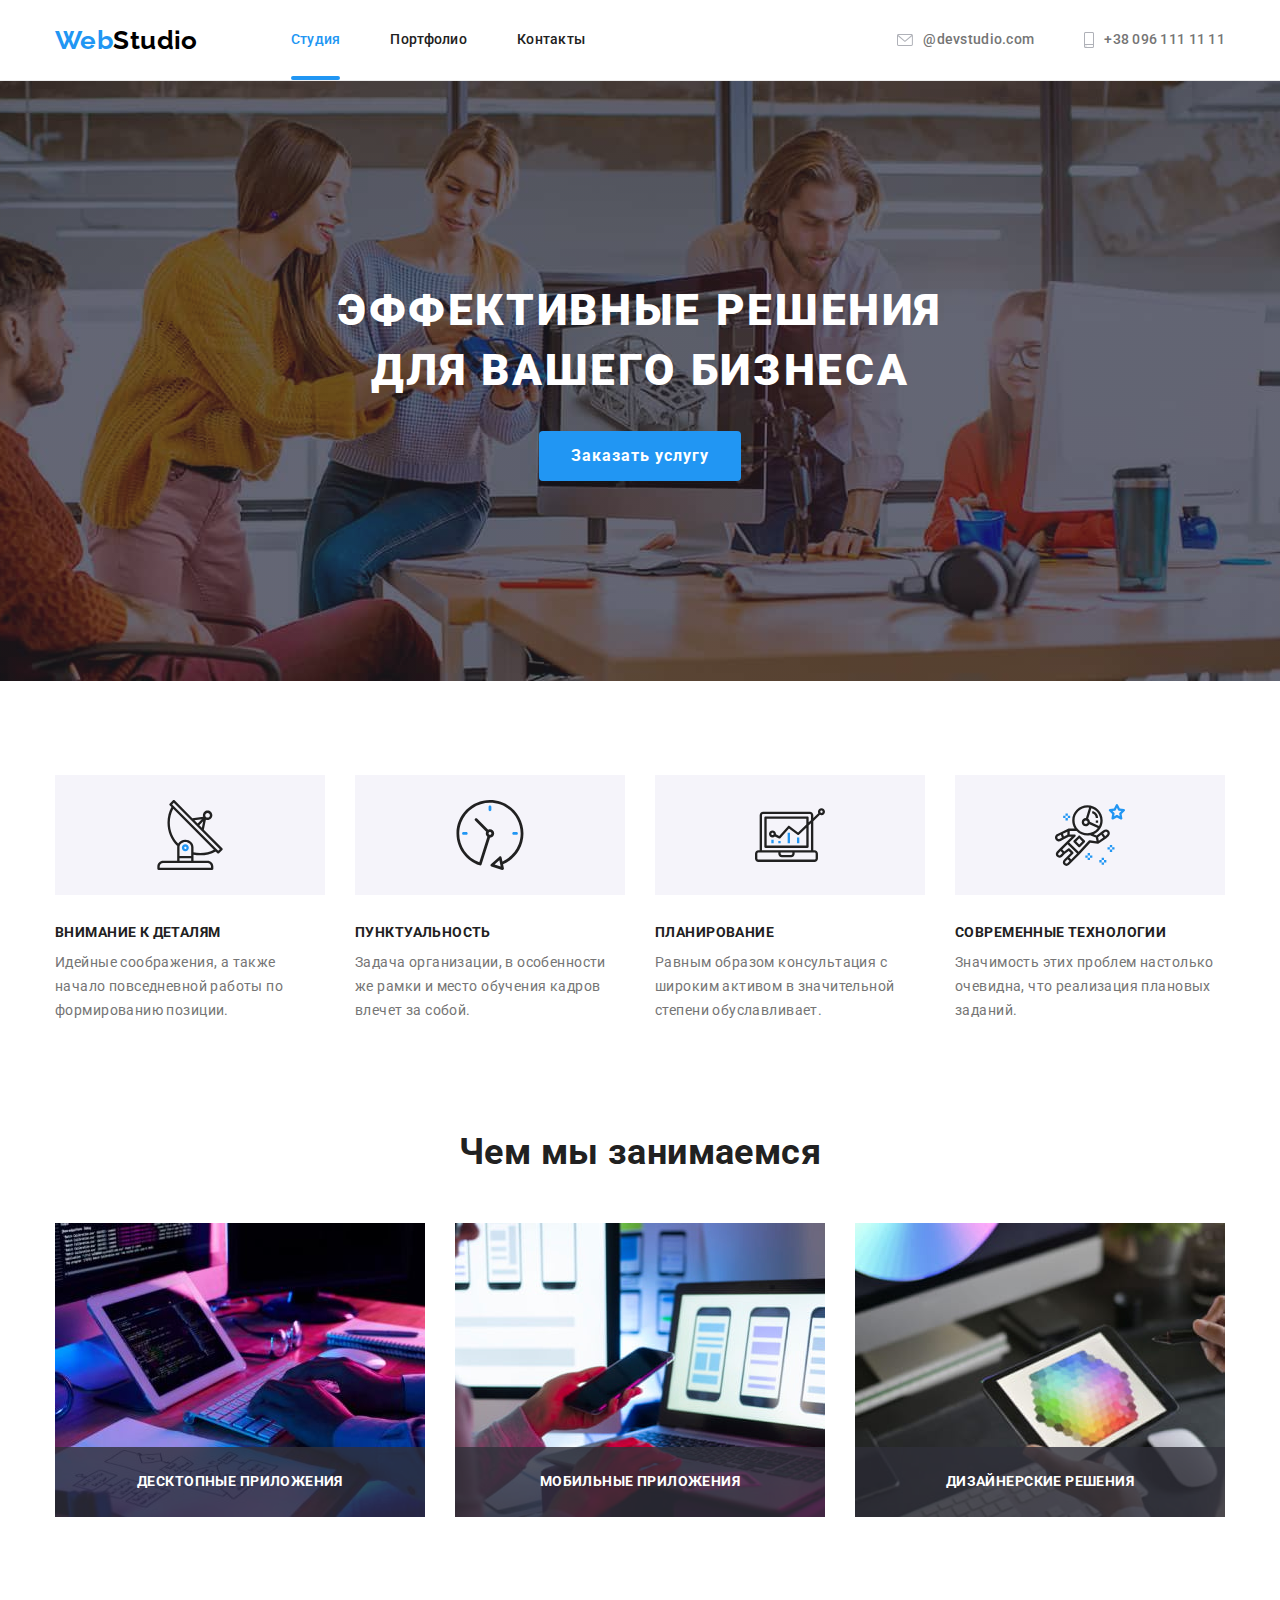
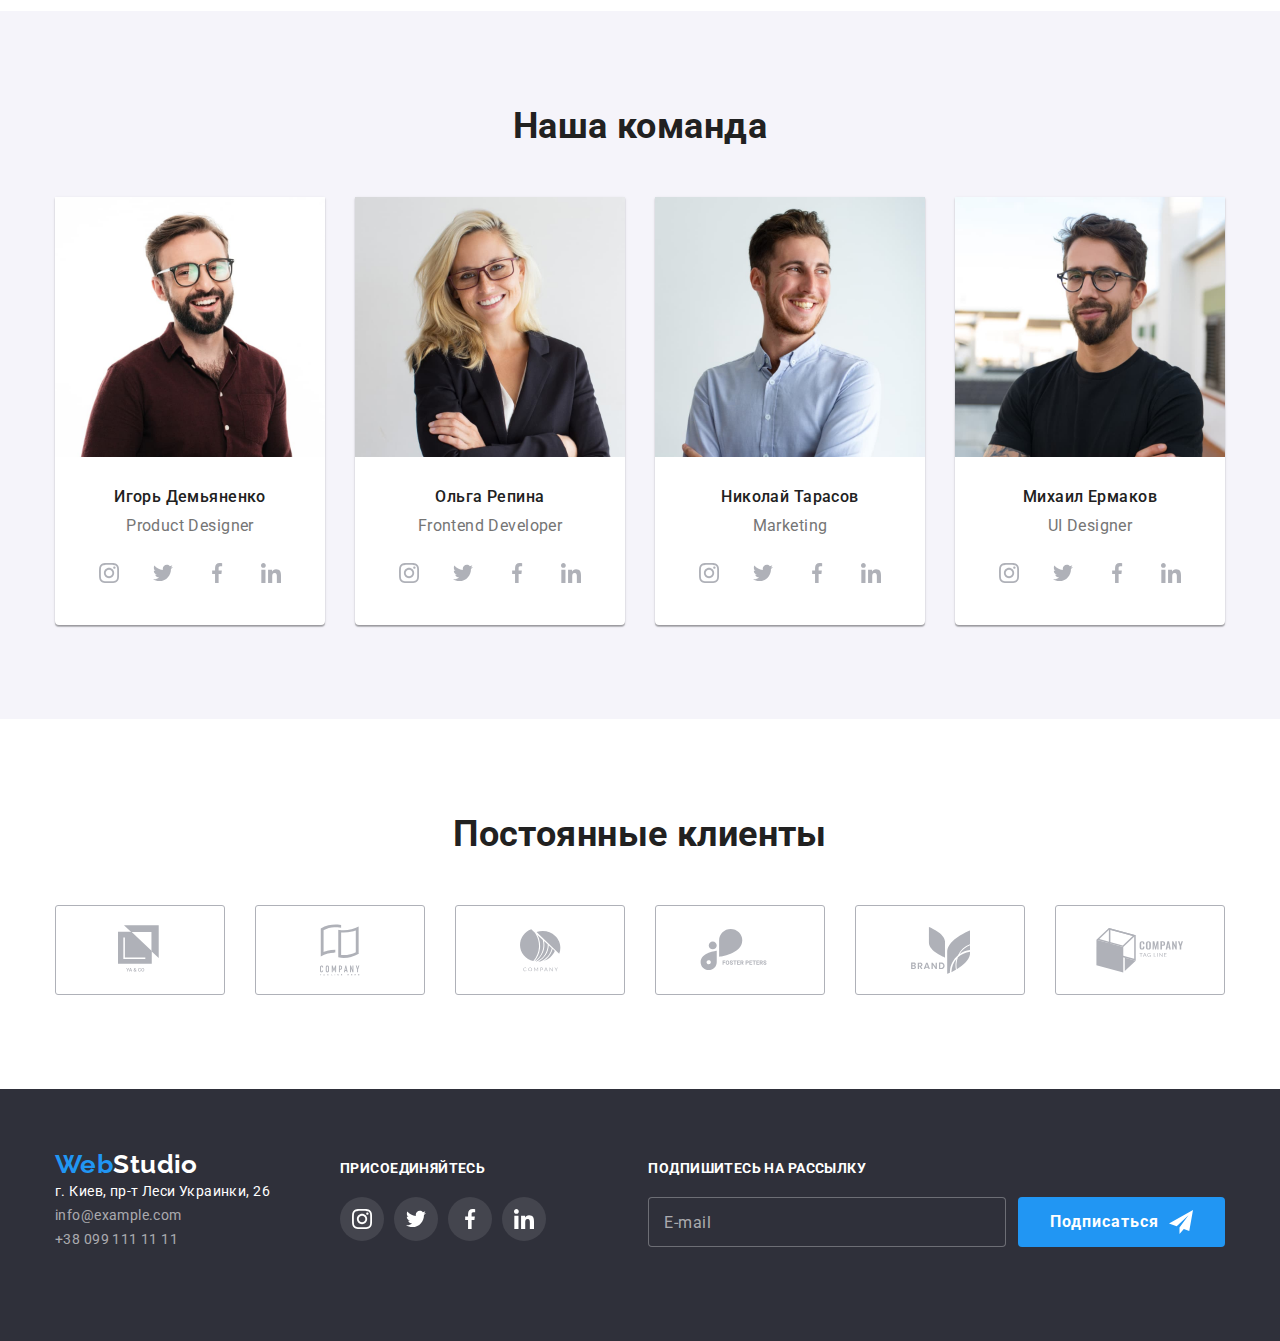
<file: index.html>
<!DOCTYPE html>
<html lang="ru">
  <head>
    <meta charset="UTF-8" />
    <meta http-equiv="X-UA-Compatible" content="IE=edge" />
    <meta name="viewport" content="width=device-width, initial-scale=1.0" />

    <title>Студия</title>
    <link rel="stylesheet" href="https://cdnjs.cloudflare.com/ajax/libs/modern-normalize/1.0.0/modern-normalize.min.css" />
    <link rel="preconnect" href="https://fonts.gstatic.com" />
    <link
      href="https://fonts.googleapis.com/css2?family=Raleway:wght@700&family=Roboto:wght@400;500;700;900&display=swap"
      rel="stylesheet"
    />
    <link rel="stylesheet" href="./css/styles.css" />
  </head>
  <body>
    <header class="page-header">
      <div class="container">
        <a href="./" class="link logo"><span class="logo-color">Web</span>Studio</a>
        <nav class="nav">
          <ul class="list site-nav">
            <li class="nav-item current"><a href="./" class="link nav-link">Студия</a></li>
            <li class="nav-item"><a href="./portfolio.html" class="link nav-link">Портфолио</a></li>
            <li class="nav-item"><a href="" class="link nav-link">Контакты</a></li>
          </ul>
        </nav>
        <ul class="list address">
          <li class="address-item">
            <a href="mailto:info@devstudio.com" class="link address-link">
              <svg class="envelope-icon">
                <use href="./images/icons.svg#icon-envelope"></use>
              </svg>
              <span>@devstudio.com</span>
            </a>
          </li>
          <li class="address-item">
            <a href="tel:+380961111111" class="link address-link">
              <svg class="smartphone-icon">
                <use href="./images/icons.svg#icon-smartphone"></use>
              </svg>
              <span>+38 096 111 11 11</span>
            </a>
          </li>
        </ul>
      </div>
    </header>

    <main>
      <!-- Герой -->
      <section class="hero">
        <div class="overlay">
          <div class="container">
            <div class="hero-content">
              <h1 class="hero-title">Эффективные решения для вашего бизнеса</h1>
              <button type="button" class="btn" data-modal-open>Заказать услугу</button>
            </div>
          </div>
        </div>
      </section>

      <!-- Особенности -->
      <section class="section features">
        <div class="container">
          <h2 class="text-hidden">Особенности</h2>
          <ul class="list grid">
            <li class="features-item grid-item">
              <div class="fiatures-blok-icon">
                <svg class="fiatures-icon" width="70" height="70">
                  <use href="./images/icons.svg#icon-antenna"></use>
                </svg>
              </div>
              <h3 class="features-item-title">Внимание к деталям</h3>
              <p class="features-item-text">Идейные соображения, а также начало повседневной работы по формированию позиции.</p>
            </li>
            <li class="features-item grid-item">
              <div class="fiatures-blok-icon">
                <svg class="fiatures-icon" width="70" height="70">
                  <use href="./images/icons.svg#icon-clock"></use>
                </svg>
              </div>
              <h3 class="features-item-title">Пунктуальность</h3>
              <p class="features-item-text">Задача организации, в особенности же рамки и место обучения кадров влечет за собой.</p>
            </li>
            <li class="features-item grid-item">
              <div class="fiatures-blok-icon">
                <svg class="fiatures-icon" width="70" height="70">
                  <use href="./images/icons.svg#icon-diagram"></use>
                </svg>
              </div>
              <h3 class="features-item-title">Планирование</h3>
              <p class="features-item-text">Равным образом консультация с широким активом в значительной степени обуславливает.</p>
            </li>
            <li class="features-item grid-item">
              <div class="fiatures-blok-icon">
                <svg class="fiatures-icon" width="70" height="70">
                  <use href="./images/icons.svg#icon-astronaut"></use>
                </svg>
              </div>
              <h3 class="features-item-title">Современные технологии</h3>
              <p class="features-item-text">Значимость этих проблем настолько очевидна, что реализация плановых заданий.</p>
            </li>
          </ul>
        </div>
      </section>

      <!-- Деятельность -->
      <section class="section">
        <div class="container">
          <h2 class="title">Чем мы занимаемся</h2>
          <ul class="list grid">
            <li class="operation-item grid-item">
              <div class="operation-blok">
                <img src="./images/about/box1.jpg" class="operation-img" alt="Компьютер." width="370" height="294" />
                <p class="operation-caption">Десктопные приложения</p>
              </div>
            </li>
            <li class="operation-item grid-item">
              <div class="operation-blok">
                <img src="./images/about/box2.jpg" class="operation-img" alt="Смартфон" width="370" height="294" />
                <p class="operation-caption">Мобильные приложения</p>
              </div>
            </li>
            <li class="operation-item grid-item">
              <div class="operation-blok">
                <img src="./images/about/box3.jpg" class="operation-img" alt="Планшет" width="370" height="294" />
                <p class="operation-caption">Дизайнерские решения</p>
              </div>
            </li>
          </ul>
        </div>
      </section>

      <!-- Наша команда -->
      <section class="section team">
        <div class="container">
          <h2 class="title">Наша команда</h2>
          <ul class="list grid">
            <li class="team-item grid-item">
              <img src="./images/photo/img1.jpg" class="team-img" alt="Дизайнер продукта" width="270" height="260" />
              <h3 class="team-name">Игорь Демьяненко</h3>
              <p class="team-text">Product Designer</p>
              <ul class="soc-list list">
                <li class="soc-item">
                  <a href="" class="soc-link">
                    <svg class="soc-icon" width="20" height="20">
                      <use href="./images/icons.svg#icon-instagram"></use>
                    </svg>
                  </a>
                </li>
                <li class="soc-item">
                  <a href="" class="soc-link">
                    <svg class="soc-icon" width="20" height="20">
                      <use href="./images/icons.svg#icon-twitter"></use>
                    </svg>
                  </a>
                </li>
                <li class="soc-item">
                  <a href="" class="soc-link">
                    <svg class="soc-icon" width="20" height="20">
                      <use href="./images/icons.svg#icon-facebook"></use>
                    </svg>
                  </a>
                </li>
                <li class="soc-item">
                  <a href="" class="soc-link">
                    <svg class="soc-icon" width="20" height="20">
                      <use href="./images/icons.svg#icon-linkedin"></use>
                    </svg>
                  </a>
                </li>
              </ul>
            </li>
            <li class="team-item grid-item">
              <img src="./images/photo/img2.jpg" class="team-img" alt="Разработчик" width="270" height="260" />
              <h3 class="team-name">Ольга Репина</h3>
              <p class="team-text">Frontend Developer</p>
              <ul class="soc-list list">
                <li class="soc-item">
                  <a href="" class="soc-link">
                    <svg class="soc-icon" width="20" height="20">
                      <use href="./images/icons.svg#icon-instagram"></use>
                    </svg>
                  </a>
                </li>
                <li class="soc-item">
                  <a href="" class="soc-link">
                    <svg class="soc-icon" width="20" height="20">
                      <use href="./images/icons.svg#icon-twitter"></use>
                    </svg>
                  </a>
                </li>
                <li class="soc-item">
                  <a href="" class="soc-link">
                    <svg class="soc-icon" width="20" height="20">
                      <use href="./images/icons.svg#icon-facebook"></use>
                    </svg>
                  </a>
                </li>
                <li class="soc-item">
                  <a href="" class="soc-link">
                    <svg class="soc-icon" width="20" height="20">
                      <use href="./images/icons.svg#icon-linkedin"></use>
                    </svg>
                  </a>
                </li>
              </ul>
            </li>
            <li class="team-item grid-item">
              <img src="./images/photo/img3.jpg" class="team-img" alt="Маркетолог" width="270" height="260" />
              <h3 class="team-name">Николай Тарасов</h3>
              <p class="team-text">Marketing</p>
              <ul class="soc-list list">
                <li class="soc-item">
                  <a href="" class="soc-link">
                    <svg class="soc-icon" width="20" height="20">
                      <use href="./images/icons.svg#icon-instagram"></use>
                    </svg>
                  </a>
                </li>
                <li class="soc-item">
                  <a href="" class="soc-link">
                    <svg class="soc-icon" width="20" height="20">
                      <use href="./images/icons.svg#icon-twitter"></use>
                    </svg>
                  </a>
                </li>
                <li class="soc-item">
                  <a href="" class="soc-link">
                    <svg class="soc-icon" width="20" height="20">
                      <use href="./images/icons.svg#icon-facebook"></use>
                    </svg>
                  </a>
                </li>
                <li class="soc-item">
                  <a href="" class="soc-link">
                    <svg class="soc-icon" width="20" height="20">
                      <use href="./images/icons.svg#icon-linkedin"></use>
                    </svg>
                  </a>
                </li>
              </ul>
            </li>
            <li class="team-item grid-item">
              <img src="./images/photo/img4.jpg" class="team-img" alt="Конструктор пользовательского интерфейса" width="270" height="260" />
              <h3 class="team-name">Михаил Ермаков</h3>
              <p class="team-text">UI Designer</p>
              <ul class="soc-list list">
                <li class="soc-item">
                  <a href="" class="soc-link">
                    <svg class="soc-icon" width="20" height="20">
                      <use href="./images/icons.svg#icon-instagram"></use>
                    </svg>
                  </a>
                </li>
                <li class="soc-item">
                  <a href="" class="soc-link">
                    <svg class="soc-icon" width="20" height="20">
                      <use href="./images/icons.svg#icon-twitter"></use>
                    </svg>
                  </a>
                </li>
                <li class="soc-item">
                  <a href="" class="soc-link">
                    <svg class="soc-icon" width="20" height="20">
                      <use href="./images/icons.svg#icon-facebook"></use>
                    </svg>
                  </a>
                </li>
                <li class="soc-item">
                  <a href="" class="soc-link">
                    <svg class="soc-icon" width="20" height="20">
                      <use href="./images/icons.svg#icon-linkedin"></use>
                    </svg>
                  </a>
                </li>
              </ul>
            </li>
          </ul>
        </div>
      </section>
    </main>

    <section class="section">
      <div class="container">
        <h2 class="title">Постоянные клиенты</h2>
        <ul class="clients-list list grid">
          <li class="clients-item grid-item">
            <a href="" class="link client-link">
              <svg class="client-icon" width="45" height="50">
                <use href="./images/icons.svg#icon-logo1"></use>
              </svg>
            </a>
          </li>
          <li class="clients-item grid-item">
            <a href="" class="link client-link">
              <svg class="client-icon" width="40" height="52">
                <use href="./images/icons.svg#icon-logo2"></use>
              </svg>
            </a>
          </li>
          <li class="clients-item grid-item">
            <a href="" class="link client-link">
              <svg class="client-icon" width="41" height="43">
                <use href="./images/icons.svg#icon-logo3"></use>
              </svg>
            </a>
          </li>
          <li class="clients-item grid-item">
            <a href="" class="link client-link">
              <svg class="client-icon" width="80" height="42">
                <use href="./images/icons.svg#icon-logo4"></use>
              </svg>
            </a>
          </li>
          <li class="clients-item grid-item">
            <a href="" class="link client-link">
              <svg class="client-icon" width="59" height="47">
                <use href="./images/icons.svg#icon-logo5"></use>
              </svg>
            </a>
          </li>
          <li class="clients-item grid-item">
            <a href="" class="link client-link">
              <svg class="client-icon" width="88" height="45">
                <use href="./images/icons.svg#icon-logo6"></use>
              </svg>
            </a>
          </li>
        </ul>
      </div>
    </section>

    <footer class="page-footer">
      <div class="container">
        <div class="requisites">
          <a href="./" class="link logo"><span class="logo-color">Web</span>Studio</a>
          <address>
            <ul class="list">
              <li>
                <a href="https://goo.gl/maps/fyFfX9XR5Mxzys699" class="link contacts-adr" target="_blank" rel="noreferrer noopener"
                  >г. Киев, пр-т Леси Украинки, 26
                </a>
              </li>
              <li><a href="mailto:info@example.com" class="link contacts-link">info@example.com</a></li>
              <li><a href="tel:+380991111111" class="link contacts-link">+38 099 111 11 11</a></li>
            </ul>
          </address>
        </div>

        <div class="social">
          <p class="footer-title">присоединяйтесь</p>
          <ul class="social-list list">
            <li class="social-item">
              <a href="" class="soc-net-link">
                <svg class="soc-net" width="20" height="20">
                  <use href="./images/icons.svg#icon-instagram"></use>
                </svg>
              </a>
            </li>
            <li class="social-item">
              <a href="" class="soc-net-link">
                <svg class="soc-net" width="20" height="20">
                  <use href="./images/icons.svg#icon-twitter"></use>
                </svg>
              </a>
            </li>
            <li class="social-item">
              <a href="" class="soc-net-link">
                <svg class="soc-net" width="20" height="20">
                  <use href="./images/icons.svg#icon-facebook"></use>
                </svg>
              </a>
            </li>
            <li class="social-item">
              <a href="" class="soc-net-link">
                <svg class="soc-net" width="20" height="20">
                  <use href="./images/icons.svg#icon-linkedin"></use>
                </svg>
              </a>
            </li>
          </ul>
        </div>

        <div class="mailing">
          <p class="footer-title">Подпишитесь на рассылку</p>
          <form class="mailing-form">
            <input type="email" class="filed-mail" name="mailing_mail" placeholder="E-mail" required />
            <button type="submit" class="btn">
              <span>Подписаться</span>
              <svg class="send-icon" width="24" height="24">
                <use href="./images/icons.svg#icon-send"></use>
              </svg>
            </button>
          </form>
        </div>
      </div>
    </footer>

    <!-- modal window -->
    <div class="backdrop is-hidden" data-modal>
      <div class="order-modal">
        <button type="button" class="close-btn" data-modal-close>
          <svg class="close-icon" width="18" height="18">
            <use href="./images/icons.svg#icon-close"></use>
          </svg>
        </button>
        <form class="user-data-form">
          <p class="user-data-title">Оставьте свои данные, мы вам перезвоним</p>
          <div class="form-filed">
            <label for="user_name" class="label-name">Имя</label>
            <input type="text" id="user_name" name="user_name" />
            <svg class="field-icon" width="18" height="18">
              <use href="./images/icons.svg#icon-person"></use>
            </svg>
          </div>

          <div class="form-filed">
            <label for="user_tel" class="label-tel">Телефон</label>
            <input type="tel" id="user_tel" name="user_tel" required />
            <svg class="field-icon" width="18" height="18">
              <use href="./images/icons.svg#icon-phone"></use>
            </svg>
          </div>

          <div class="form-filed">
            <label for="user_mail" class="label-mail">Почта</label>
            <input type="email" id="user_mail" name="user_mail" />
            <svg class="field-icon" width="18" height="18">
              <use href="./images/icons.svg#icon-email"></use>
            </svg>
          </div>

          <div class="form-filed">
            <label for="comment" class="label-comment">Комментарий</label>
            <textarea class="filed-comment" name="comment" placeholder="Введите текст" id="comment" cols="" rows="5"></textarea>
          </div>

          <div class="form-check">
            <label class="label-pact">
              <input type="checkbox" class="field-pact" name="pact" id="pact" />
              <span class="check-icon"></span>
              Соглашаюсь с рассылкой и принимаю <a href="javascript:void(0)" class="accord">Условия договора</a>
            </label>
          </div>

          <button type="submit" class="btn">Отправить</button>
        </form>
      </div>
    </div>

    <script src="./js/modal.js"></script>
    <script src="./js/submit-user-data.js"></script>
  </body>
</html>
</file>
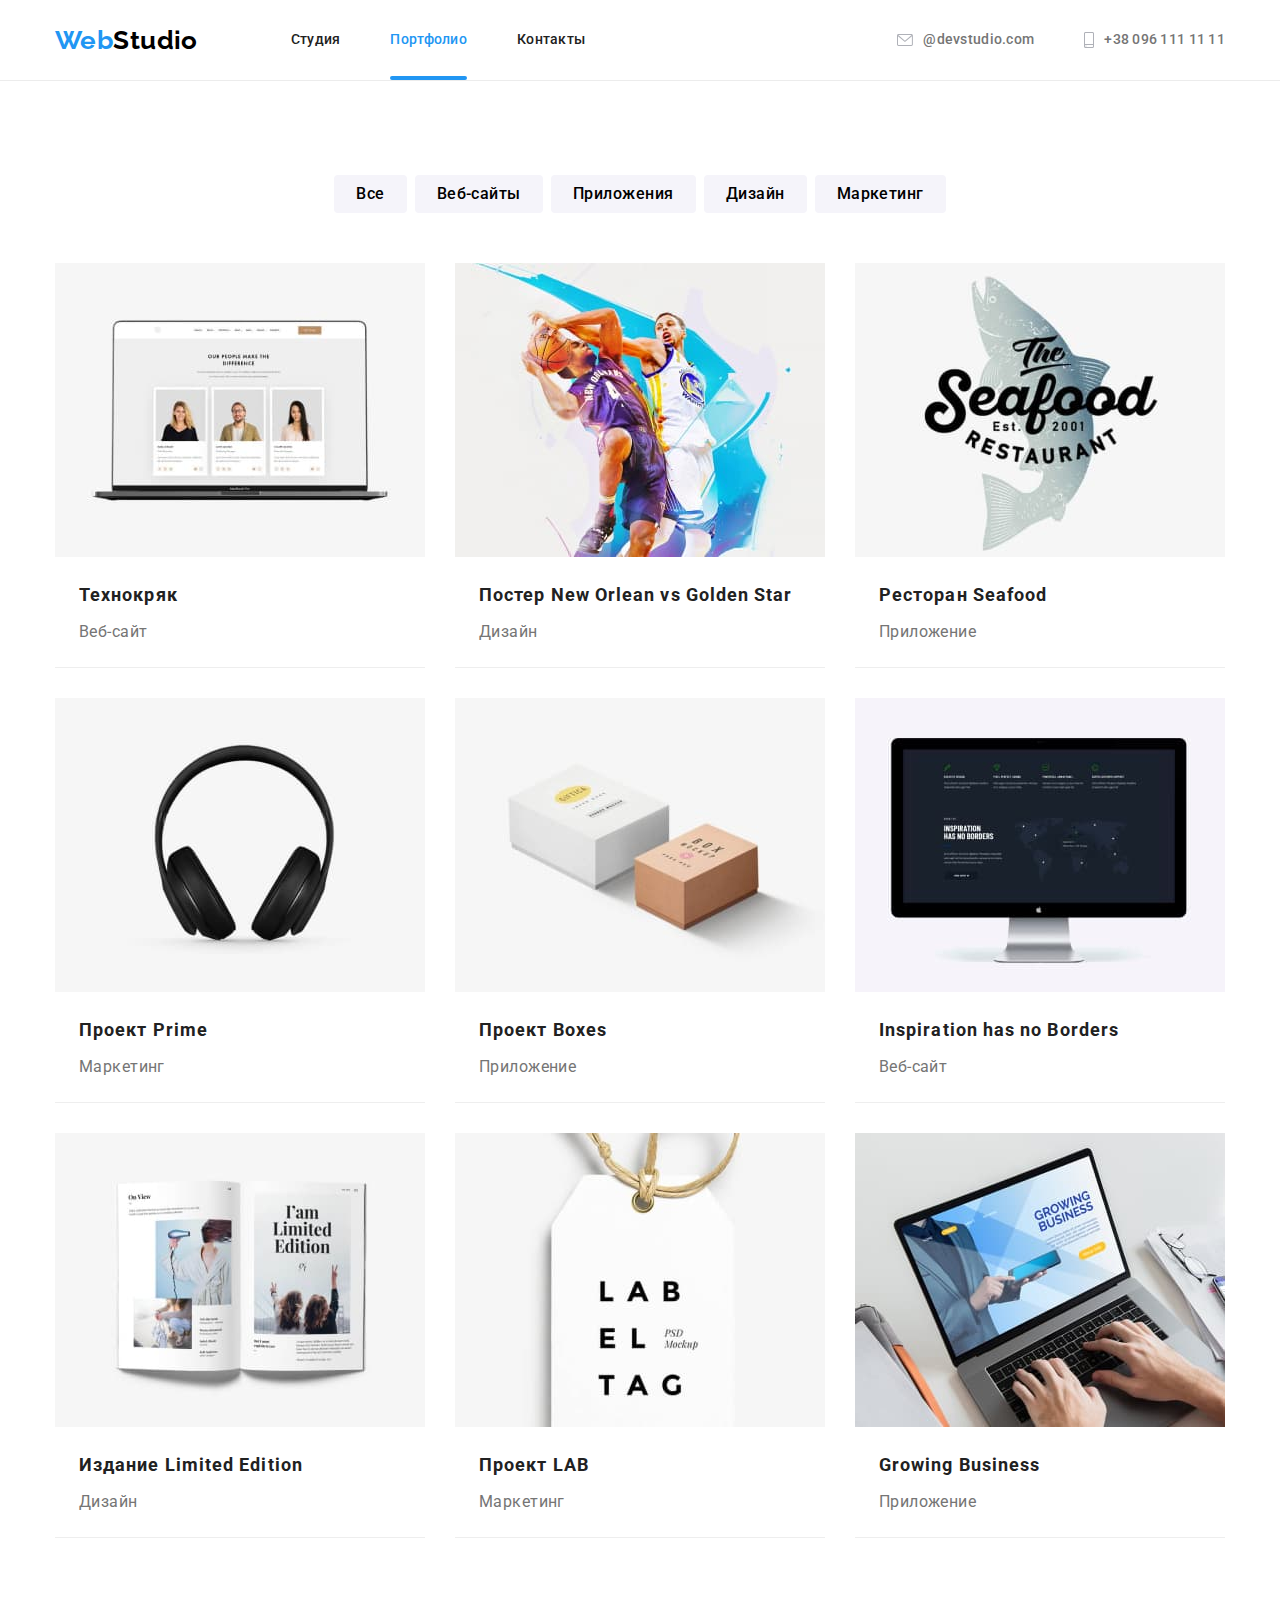
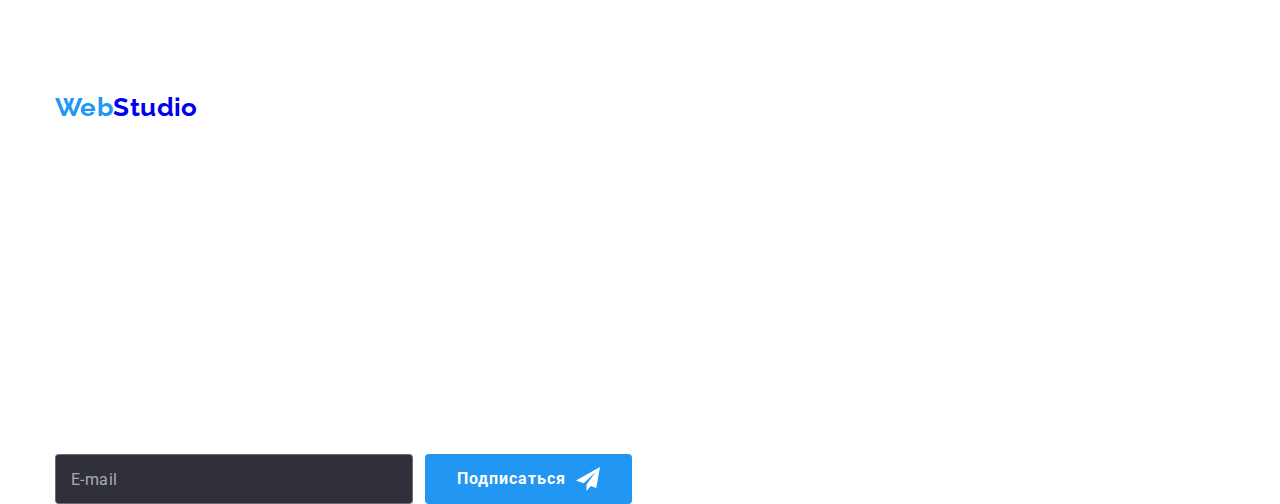
<file: portfolio.html>
<!DOCTYPE html>
<html lang="ru">
  <head>
    <meta charset="UTF-8" />
    <meta http-equiv="X-UA-Compatible" content="IE=edge" />
    <meta name="viewport" content="width=device-width, initial-scale=1.0" />
    <title>Портфолио</title>
    <link rel="stylesheet" href="https://cdnjs.cloudflare.com/ajax/libs/modern-normalize/1.0.0/modern-normalize.min.css" />
    <link rel="preconnect" href="https://fonts.gstatic.com" />
    <link
      href="https://fonts.googleapis.com/css2?family=Raleway:wght@700&family=Roboto:wght@400;500;700;900&display=swap"
      rel="stylesheet"
    />
    <link rel="stylesheet" href="./css/styles.css" />
  </head>
  <body>
    <header class="page-header">
      <div class="container">
        <a href="./" class="link logo"><span class="logo-color">Web</span>Studio</a>
        <nav class="nav">
          <ul class="list site-nav">
            <li class="nav-item"><a href="./" class="link nav-link">Студия</a></li>
            <li class="nav-item current"><a href="./portfolio.html" class="link nav-link">Портфолио</a></li>
            <li class="nav-item"><a href="" class="link nav-link">Контакты</a></li>
          </ul>
        </nav>
        <ul class="list address">
          <li class="address-item">
            <a href="mailto:info@devstudio.com" class="link address-link">
              <svg class="envelope-icon">
                <use href="./images/icons.svg#icon-envelope"></use>
              </svg>
              <span>@devstudio.com</span>
            </a>
          </li>
          <li class="address-item">
            <a href="tel:+380961111111" class="link address-link">
              <svg class="smartphone-icon">
                <use href="./images/icons.svg#icon-smartphone"></use>
              </svg>
              <span>+38 096 111 11 11</span>
            </a>
          </li>
        </ul>
      </div>
    </header>

    <main>
      <section class="section projects">
        <div class="container">
          <h1 class="text-hidden">Проекты</h1>
          <ul class="list buttons-block">
            <li class="buttons-item"><button type="button" class="buttons current-btn">Все</button></li>
            <li class="buttons-item"><button type="button" class="buttons">Веб-сайты</button></li>
            <li class="buttons-item"><button type="button" class="buttons">Приложения</button></li>
            <li class="buttons-item"><button type="button" class="buttons">Дизайн</button></li>
            <li class="buttons-item"><button type="button" class="buttons">Маркетинг</button></li>
          </ul>
          <ul class="list projects-list grid">
            <li class="project-item grid-item">
              <a href="" class="project-link link show-overlay">
                <div class="project-face">
                  <img src="./images/projects/img1.jpg" alt="оформление проекта" class="project-img" width="370" height="294" />
                  <p class="project-overlay">
                    Технокряк это современная площадка распространения коронавируса. Компании используют эту платформу для цифрового
                    шпионажа и атак на защищённые сервера конкурентов.
                  </p>
                </div>
                <div class="project-text">
                  <h2 class="project-name">Технокряк</h2>
                  <p class="project-caption">Веб-сайт</p>
                </div>
              </a>
            </li>
            <li class="project-item grid-item">
              <a href="" class="project-link link show-overlay">
                <div class="project-face">
                  <img src="./images/projects/img2.jpg" alt="оформление проекта" class="project-img" width="370" height="294" />
                  <p class="project-overlay">
                    Технокряк это современная площадка распространения коронавируса. Компании используют эту платформу для цифрового
                    шпионажа и атак на защищённые сервера конкурентов.
                  </p>
                </div>
                <div class="project-text">
                  <h2 class="project-name">Постер New Orlean vs Golden Star</h2>
                  <p class="project-caption">Дизайн</p>
                </div>
              </a>
            </li>
            <li class="project-item grid-item">
              <a href="" class="project-link link show-overlay">
                <div class="project-face">
                  <img src="./images/projects/img3.jpg" alt="оформление проекта" class="project-img" width="370" height="294" />
                  <p class="project-overlay">
                    Технокряк это современная площадка распространения коронавируса. Компании используют эту платформу для цифрового
                    шпионажа и атак на защищённые сервера конкурентов.
                  </p>
                </div>
                <div class="project-text">
                  <h2 class="project-name">Ресторан Seafood</h2>
                  <p class="project-caption">Приложение</p>
                </div>
              </a>
            </li>
            <li class="project-item grid-item">
              <a href="" class="project-link link show-overlay">
                <div class="project-face">
                  <img src="./images/projects/img4.jpg" alt="оформление проекта" class="project-img" width="370" height="294" />
                  <p class="project-overlay">
                    Технокряк это современная площадка распространения коронавируса. Компании используют эту платформу для цифрового
                    шпионажа и атак на защищённые сервера конкурентов.
                  </p>
                </div>
                <div class="project-text">
                  <h2 class="project-name">Проект Prime</h2>
                  <p class="project-caption">Маркетинг</p>
                </div>
              </a>
            </li>
            <li class="project-item grid-item">
              <a href="" class="project-link link show-overlay">
                <div class="project-face">
                  <img src="./images/projects/img5.jpg" alt="оформление проекта" class="project-img" width="370" height="294" />
                  <p class="project-overlay">
                    Технокряк это современная площадка распространения коронавируса. Компании используют эту платформу для цифрового
                    шпионажа и атак на защищённые сервера конкурентов.
                  </p>
                </div>
                <div class="project-text">
                  <h2 class="project-name">Проект Boxes</h2>
                  <p class="project-caption">Приложение</p>
                </div>
              </a>
            </li>
            <li class="project-item grid-item">
              <a href="" class="project-link link show-overlay">
                <div class="project-face">
                  <img src="./images/projects/img6.jpg" alt="оформление проекта" class="project-img" width="370" height="294" />
                  <p class="project-overlay">
                    Технокряк это современная площадка распространения коронавируса. Компании используют эту платформу для цифрового
                    шпионажа и атак на защищённые сервера конкурентов.
                  </p>
                </div>
                <div class="project-text">
                  <h2 class="project-name">Inspiration has no Borders</h2>
                  <p class="project-caption">Веб-сайт</p>
                </div>
              </a>
            </li>
            <li class="project-item grid-item">
              <a href="" class="project-link link show-overlay">
                <div class="project-face">
                  <img src="./images/projects/img7.jpg" alt="оформление проекта" class="project-img" width="370" height="294" />
                  <p class="project-overlay">
                    Технокряк это современная площадка распространения коронавируса. Компании используют эту платформу для цифрового
                    шпионажа и атак на защищённые сервера конкурентов.
                  </p>
                </div>
                <div class="project-text">
                  <h2 class="project-name">Издание Limited Edition</h2>
                  <p class="project-caption">Дизайн</p>
                </div>
              </a>
            </li>
            <li class="project-item grid-item">
              <a href="" class="project-link link show-overlay">
                <div class="project-face">
                  <img src="./images/projects/img8.jpg" alt="оформление проекта" class="project-img" width="370" height="294" />
                  <p class="project-overlay">
                    Технокряк это современная площадка распространения коронавируса. Компании используют эту платформу для цифрового
                    шпионажа и атак на защищённые сервера конкурентов.
                  </p>
                </div>
                <div class="project-text">
                  <h2 class="project-name">Проект LAB</h2>
                  <p class="project-caption">Маркетинг</p>
                </div>
              </a>
            </li>
            <li class="project-item grid-item">
              <a href="" class="project-link link show-overlay">
                <div class="project-face">
                  <img src="./images/projects/img9.jpg" alt="оформление проекта" class="project-img" width="370" height="294" />
                  <p class="project-overlay">
                    Технокряк это современная площадка распространения коронавируса. Компании используют эту платформу для цифрового
                    шпионажа и атак на защищённые сервера конкурентов.
                  </p>
                </div>
                <div class="project-text">
                  <h2 class="project-name">Growing Business</h2>
                  <p class="project-caption">Приложение</p>
                </div>
              </a>
            </li>
          </ul>
        </div>
      </section>
    </main>

    <footer class="footer">
      <div class="container">
        <div class="requisites">
          <a href="./" class="link logo"><span class="logo-color">Web</span>Studio</a>
          <address>
            <ul class="list">
              <li>
                <a href="https://goo.gl/maps/fyFfX9XR5Mxzys699" class="link contacts-adr" target="_blank" rel="noreferrer noopener"
                  >г. Киев, пр-т Леси Украинки, 26
                </a>
              </li>
              <li><a href="mailto:info@example.com" class="link contacts-link">info@example.com</a></li>
              <li><a href="tel:+380991111111" class="link contacts-link">+38 099 111 11 11</a></li>
            </ul>
          </address>
        </div>

        <div class="social">
          <p class="footer-title">присоединяйтесь</p>
          <ul class="social-list list">
            <li class="social-item">
              <a href="" class="soc-net-link">
                <svg class="soc-net" width="20" height="20">
                  <use href="./images/icons.svg#icon-instagram"></use>
                </svg>
              </a>
            </li>
            <li class="social-item">
              <a href="" class="soc-net-link">
                <svg class="soc-net" width="20" height="20">
                  <use href="./images/icons.svg#icon-twitter"></use>
                </svg>
              </a>
            </li>
            <li class="social-item">
              <a href="" class="soc-net-link">
                <svg class="soc-net" width="20" height="20">
                  <use href="./images/icons.svg#icon-facebook"></use>
                </svg>
              </a>
            </li>
            <li class="social-item">
              <a href="" class="soc-net-link">
                <svg class="soc-net" width="20" height="20">
                  <use href="./images/icons.svg#icon-linkedin"></use>
                </svg>
              </a>
            </li>
          </ul>
        </div>

        <div class="mailing">
          <p class="footer-title">Подпишитесь на рассылку</p>
          <form class="mailing-form">
            <input type="email" class="filed-mail" name="mailing_mail" placeholder="E-mail" required />
            <button type="submit" class="btn">
              <span>Подписаться</span>
              <svg class="send-icon" width="24" height="24">
                <use href="./images/icons.svg#icon-send"></use>
              </svg>
            </button>
          </form>
        </div>
      </div>
    </footer>
  </body>
</html>
</file>
<file: css/styles.css>
/* global --------------------------------------------------*/
:root {
  --basic-text: #212121;
  --secondary-text: #757575;
  --accent: #2196f3;
  --accent-hover: #188ce8;
  --bgc: #f5f4fa;
  --bgc-dark: #2f303a;
  --icon-color: #afb1b8; 
  --img-overlay: rgba(47, 48, 58, 0.4);
  --half-tone: rgba(255, 255, 255, 0.6);
  --shadow: rgba(0, 0, 0, 0.15);

  --grid-item: 1;
  --timing-function: cubic-bezier(0.4, 0, 0.2, 1);
}

h1,
h2,
h3,
h4,
h5,
h6,
p {
  margin-top: 0;
}

img {
  display: block;
  max-width: 100%;
  height: auto;
}

body {
  font-family: Roboto, sans-serif;
  font-size: 14px;
  background-color: white;
  color: var(--basic-text);
  letter-spacing: 0.03em;
}

textarea {
  resize: none;
}

.logo {
  font-family: Raleway;
  font-weight: 700;
  font-size: 26px;
  line-height: 1.19;
}

.logo-color {
  color: var(--accent);
}

.link {
  font-style: normal;
  text-decoration: none;
}

.list {
  list-style: none;
  margin: 0;
  padding: 0;
}

.container {
  width: 1200px;
  padding: 0 15px;
  margin: 0 auto;
}

.section {
  padding: 94px 0;
}

.title {
  font-weight: 700;
  font-size: 36px;
  line-height: 1.17;
  text-align: center;
  margin-bottom: 50px;
}

.text-hidden {
  position: absolute !important;
  clip: rect(1px 1px 1px 1px);
  clip: rect(1px, 1px, 1px, 1px);
  padding: 0 !important;
  border: 0 !important;
  height: 1px !important;
  width: 1px !important;
  overflow: hidden;
}

.grid {
  display: flex;
  flex-wrap: wrap;
  margin-left: -30px;
  margin-top: -30px;
}

.grid-item {
  flex-basis: calc((100% - 30px * var(--grid-item)) / var(--grid-item));
  margin-left: 30px;
  margin-top: 30px;
}


/* global-header ------------------------------------------*/
.page-header {
  display: flex;
  border-bottom: 1px solid #ececec;
}

.nav {
}

.page-header .container {
  display: flex;
  justify-content: flex-start;
  align-items: center;
}

.page-header .logo {
  color: black;
}

.site-nav {
  display: flex;
  align-items: center;
  margin-left: 93px;
  height: 80px;
}

.nav-link {
  display: block;
  padding-top: 7px;
  padding-bottom: 7px;
  font-weight: 500;
  line-height: 1.14;
  letter-spacing: 0.02em;
  color: inherit;

  transition-property: color;
  transition-duration: 250ms;
  transition-timing-function: var(--timing-function);
}

.nav-link:hover,
.nav-link:focus {
  color: var(--accent);
}

.site-nav .nav-item:not(:last-child) {
  margin-right: 50px;
}

.current {
  display: flex;
  flex-direction: column;
  justify-content: center;
  position: relative;
  color: var(--accent);
  height: 100%; */
}

.current::after {
  content: '';
  position: absolute;
  bottom: 0;
  height: 4px;
  width: 100%;
  border: solid 2px var(--accent);
  border-radius: 2px;
}

.address {
  display: flex;
  margin-left: auto;
}

.address-item:not(:last-child) {
  margin-right: 50px;
}

.address-link {
  display: flex;
  align-items: center;
  padding-top: 7px;
  padding-bottom: 7px;
  color: var(--secondary-text);
  font-weight: 500;
  line-height: 1.14;
  letter-spacing: 0.02em;

  transition-property: color;
  transition-duration: 250ms;
  transition-timing-function: var(--timing-function);
}

.address-link:hover,
.address-link:focus {
  color: var(--accent);
}

.address-link:hover .envelope-icon,
.address-link:hover .smartphone-icon,
.address-link:focus .envelope-icon,
.address-link:focus .smartphone-icon {
  fill: var(--accent-hover);
}

.envelope-icon {
  width: 16px;
  height: 12px;
  margin-right: 10px;
  fill: var(--icon-color);

  transition-property: fill;
  transition-duration: 250ms;
  transition-timing-function: var(--timing-function);
}

.smartphone-icon {
  width: 10px;
  height: 16px;
  margin-right: 10px;
  fill: var(--icon-color);

  transition-property: fill;
  transition-duration: 250ms;
  transition-timing-function: var(--timing-function);
}

/* global-footer -----------------------------------------*/
.page-footer {
  background-color: var(--bgc-dark);
  height: 252px;
}

.page-footer .container {
  display: flex;
}

.requisites {
  padding-top: 60px;
}

.page-footer .logo {
  color: white;
  margin-bottom: 20px;
}

.contacts-adr {
  line-height: 1.71;
  color: white;

  transition-property: color;
  transition-duration: 250ms;
  transition-timing-function: var(--timing-function);
}

.contacts-adr:hover,
.contacts-adr:focus {
  color: var(--accent);
}

.contacts-link {
  line-height: 1.71;
  color: var(--half-tone);
  margin-top: 9px;

  transition-property: color;
  transition-duration: 250ms;
  transition-timing-function: var(--timing-function);
}

.contacts-link:hover,
.contacts-link:focus {
  color: var(--accent);
}

.social {
  margin-left: 70px;
  padding-top: 72px;
}

.footer-title {
  font-weight: bold;
  font-size: 14px;
  line-height: 1.14;
  text-transform: uppercase;
  margin-bottom: 20px;

  color: #ffffff;
}

.social-list {
  display: flex;
}

.social-list .social-item:not(:last-child) {
  margin-right: 10px;
}

.soc-net-link {
  display: flex;
  justify-content: center;
  align-items: center;
  width: 44px;
  height: 44px;
  background-color: rgba(255, 255, 255, 0.1);

  background-repeat: no-repeat;
  background-position: center;
  border-radius: 50%;

  transition-property: background-color;
  transition-duration: 250ms;
  transition-timing-function: var(--timing-function);
}

.soc-net {
  fill: white;
}

.soc-net-link:hover,
.soc-net-link:focus {
  background-color: var(--accent);
}

.mailing {
  margin-left: auto;
  padding-top: 72px;
}

.filed-mail {
  width: 358px;
  height: 50px;
  margin-right: 12px;
  background-color: var(--bgc-dark);
  color: white;
  padding: 15px;
  font-size: 16px;
  line-height: 1.25;
  letter-spacing: 0.03em;
  border: 1px solid rgba(255, 255, 255, 0.3);
  border-radius: 4px;
}

.filed-mail::placeholder {
  padding-top: 15px;
  padding-bottom: 15px;
  font-size: 16px;
  line-height: 1.25;
  letter-spacing: 0.03em;
  color: rgba(255, 255, 255, 0.6);
}

.mailing-form {
  display: flex;
  flex-direction: row;
}

.mailing-form button {
  display: flex;
  align-items: center;
}

.mailing-form .send-icon {
  margin-left: 10px ;
}


/* main-index ----------------------------------------------*/
/*-------------- hero */

.hero {
  text-align: center;
  background-color: var(--icon-color);
  background-image: linear-gradient(to right, rgba(47, 48, 58, 0.4), rgba(47, 48, 58, 0.4));
}

.overlay {
  display: flex;
  align-items: center;
  max-width: 1600px;
  height: 600px;
  margin-left: auto;
  margin-right: auto;

  background-image: linear-gradient(to right, rgba(47, 48, 58, 0.4), rgba(47, 48, 58, 0.4)), url(../images/bg/hero-bg.jpg);
  background-repeat: no-repeat;
  background-position: center;
  background-size: cover;
}

.hero-content {
  width: calc(100% / 12 * 7);
}

.overlay .container {
  display: flex;
  justify-content: center;
}

.hero-title {
  margin-top: 0;
  margin-bottom: 30px;
  font-weight: 900;
  font-size: 44px;
  line-height: 1.36;
  letter-spacing: 0.06em;
  text-transform: uppercase;
  color: white;
}

.btn {
  min-width: 200px;
  font-family: inherit;
  font-weight: 700;
  font-size: 16px;
  line-height: 1.87;
  align-items: center;
  letter-spacing: 0.06em;
  color: white;

  padding: 10px 32px;
  background: var(--accent);
  border-radius: 4px;
  border: none;

  transition-property: background-color, cursor;
  transition-duration: 250ms;
  transition-timing-function: var(--timing-function);
}

.btn:hover {
  background-color: var(--accent-hover);
  cursor: pointer;
}

/*_____________ modal window _____________________________*/

.backdrop {
  position: fixed;
  top: 0;
  left: 0;
  opacity: 1;
  width: 100vw;
  height: 100vh;
  background-color: rgba(0, 0, 0, 0.2);

  transition-property: opacity;
  transition-duration: 300ms;
  transition-timing-function: linear;
}

.order-modal {
  position: absolute;
  top: 50%;
  left: 50%;
  min-width: 528px;
  min-height: 581px;
  transform: scale(1) translate(-50%, -50%);
  
  background-color: white;
  box-shadow: 0px 1px 3px rgba(0, 0, 0, 0.12),
  0px 1px 1px rgba(0, 0, 0, 0.14),
  0px 2px 1px rgba(0, 0, 0, 0.2);
  border-radius: 4px;

  transition-property: transform;
  transition-duration: 300ms;
  transition-timing-function: linear;
}

.is-hidden {
  opacity: 0;
  pointer-events: none;
  
  transition-property: opacity;
  transition-duration: 300ms;
  transition-timing-function: linear;

}

.is-hidden .order-modal {
  transform: scale(0);

  transition-property: transform;
  transition-duration: 300ms;
  transition-timing-function: linear;

}

.close-btn {
  display: flex;
  justify-content: center;
  align-items: center;
  position: absolute;
  top: 8px;
  right: 8px;
  width: 30px;
  height: 30px;
  padding: 0;
  background-color: white;
  border: 1px solid rgba(0, 0, 0, 0.1);
  border-radius: 50%;

  transition-property: border-color;
  transition-duration: 250ms;
  transition-timing-function: var(--timing-function);
}

.close-btn:hover .close-icon{
  fill: var(--accent);
}

.user-data-form {
  display: inline-flex;
  flex-direction: column;
  padding: 40px;
}

.user-data-form label {
  font-size: 12px;
  line-height: 1.16;
  letter-spacing: 0.01em;
  color: var(--secondary-text);
}

.user-data-title {
  font-weight: 700;
  font-size: 20px;
  line-height: 1.15;
  text-align: center;
  letter-spacing: 0.03em;
  margin-bottom: 12px;
}

.form-filed {
  display: flex;
  flex-direction: column;
  position: relative;
  margin-bottom: 10px;
}

.field-icon {
  position: absolute;
  left: 12px;
  bottom: 11px;

  transition-property: fill;
  transition-duration: 250ms;
  transition-timing-function: var(--timing-function);
}



.form-filed label {
  margin-bottom: 4px;
}

.form-filed input {
  display: flex;
  align-items: center;
  height: 40px;
  padding-left: 42px;
  font-size: 16px;
  line-height: 1.25;
  letter-spacing: 0.03em;
  border: 1px solid rgba(33, 33, 33, 0.2);
  border-radius: 4px;

  transition-property: border;
  transition-duration: 250ms;
  transition-timing-function: var(--timing-function);
}

.form-filed input:focus,
.form-filed textarea:focus {
  border-color: var(--accent);
  outline: none
 
}

.user-data-form input:focus + .field-icon {
  fill: var(--accent);
 
}

.form-filed textarea {
  padding: 12px 16px;
  font-size: 16px;
  line-height: 1.25;
  letter-spacing: 0.03em;

  border: 1px solid rgba(33, 33, 33, 0.2);
  border-radius: 4px;
}

.form-filed textarea::placeholder {
  font-size: 14px;
  line-height: 1.14;
  letter-spacing: 0.01em;
  color: rgba(117, 117, 117, 0.5);
}

.form-check {
  margin-top: 20px;
  margin-bottom: 30px;
}

.form-check .label-pact {
  display: flex;
  align-items: center;
  font-size: 14px;
  line-height: 1.71;
  letter-spacing: 0.03em;


}

.field-pact {
  appearance: none;
  -webkit-appearance: none;
  -moz-appearance: none;
  position: absolute;
}

.check-icon {
  display: inline-block;
  width: 16px;
  height: 15px;
  margin-right: 8px;
  border: 2px solid var(--basic-text); ;
  border-radius: 2px;
  background-color: white;
  background-image: url();

  transition-property: border,
    background-color,
    background-image;
  transition-duration: 250ms;
  transition-timing-function: var(--timing-function);
}


.field-pact:checked + .check-icon {
  border: none;
  background-color: var(--accent);
  background-image: url(../images/icons/check.svg);
}

.accord {
  margin-left: 4px;
  color: var(--accent);
}

.user-data-form .btn {
  margin-left: auto;
  margin-right: auto;
}

/* _________________________________________________ */
.features-item {
  --grid-item: 4;
}

.fiatures-blok-icon {
  display: flex;
  justify-content: center;
  align-items: center;
  height: 120px;
  margin-bottom: 30px;
  background-color: var(--bgc);
}

.features-item-title {
  font-weight: 700;
  font-size: 14px;
  line-height: 1.14;
  text-transform: uppercase;
  margin-bottom: 10px;
}

.features-item-text {
  line-height: 1.71;
  color: var(--secondary-text);
}

.section.features {
  padding-bottom: 0;
}

.operation-item {
  --grid-item: 3;
   
}

.operation-blok {
  position: relative;
}

.operation-caption {
  width: 100%;
  height: 70px;
  position: absolute;
  bottom: 0;
  margin-bottom: 0;
  display: flex;
  justify-content: center;
  align-items: center;
  background-color: rgba(47, 48, 58, 0.8);

  font-weight: 700;
  font-size: 14px;
  line-height: 1.14;
  letter-spacing: 0.03em;
  text-transform: uppercase;

  color: white;
}

/* ---------team */
.team {
  background-color: var(--bgc);
}

.team-item {
  --grid-item: 4;
  text-align: center;
  padding-bottom: 30px;
  background-color: white;
  box-shadow: 0px 1px 3px rgba(0, 0, 0, 0.12), 0px 1px 1px rgba(0, 0, 0, 0.14), 0px 2px 1px rgba(0, 0, 0, 0.2);
  border-radius: 0px 0px 4px 4px;
}

.team-img {
  margin-bottom: 30px;
}

.team-name {
  font-weight: 500;
  font-size: 16px;
  line-height: 1.19;
  margin-bottom: 10px;
}

.team-text {
  font-size: 16px;
  line-height: 1.19;
  color: var(--secondary-text);
  margin-bottom: 16px;
}

.soc-list {
  display: flex;
  justify-content: space-between;
  padding-left: 32px;
  padding-right: 32px;
}

.soc-link {
  display: flex;
  justify-content: center;
  align-items: center;
  width: 44px;
  height: 44px;
  border-radius: 50%;

  transition-property: background-color;
  transition-duration: 250ms;
  transition-timing-function: var(--timing-function);
}

.soc-link:hover,
.soc-link:focus {
  background-color: var(--accent);
}

.soc-link:hover .soc-icon,
.soc-link:focus .soc-icon {
  fill: white;
}

.soc-icon {
  fill: var(--icon-color);

  transition-property: fill;
  transition-duration: 250ms;
  transition-timing-function: var(--timing-function);
}

/* --------------clients------------- */
.clients-item {
  --grid-item: 6;
}

.client-link {
  display: flex;
  justify-content: center;
  align-items: center;
  width: 170px;
  height: 90px;
  border: 1px solid #afb1b8;
  border-radius: 3px;

  transition-property: border-color;
  transition-duration: 250ms;
  transition-timing-function: var(--timing-function);
}

.client-icon {
  fill: var(--icon-color);

  transition-property: fill;
  transition-duration: 250ms;
  transition-timing-function: var(--timing-function);
}

.client-link:hover {
  border-color: var(--accent);
}

.client-link:hover .client-icon {
  fill: var(--accent);
}

/* ___________________________portfolio__________________ */
.project-item {
  --grid-item: 3;
  border-bottom: 1px solid #eeeeee;
}

.project-face {
  position: relative;
  overflow: hidden;

}

.project-overlay {
  position: absolute;
  height: 294px;
  display: flex;
  align-items: center;
  background-color: rgba(33, 150, 243, 0.9);
  padding-left: 24px;
  padding-right: 24px;

  font-size: 18px;
  line-height: 1.6;
  color: white;

  transition-property: transform;
  transition-duration: 400ms;
  transition-timing-function: linear;
}

.show-overlay:hover .project-overlay {
  transform: translateY(-100%);
}

.project-text {
  padding: 0 24px;
  margin-top: 20px;
}

.project-name {
  font-weight: 700;
  font-size: 18px;
  line-height: 2;
  letter-spacing: 0.06em;
  color: var(--basic-text);
  margin-bottom: 4px;
}

.project-caption {
  font-size: 16px;
  line-height: 1.87;
  color: var(--secondary-text);
  margin-bottom: 0;
}

.project-link {
  display: block;
  padding-bottom: 20px;

  transition-property: box-shadow;
  transition-duration: 250ms;
  transition-timing-function: var(--timing-function);
}

.project-link:hover,
.project-link:focus {
  box-shadow: 0px 1px 1px rgba(0, 0, 0, 0.12), 0px 4px 4px rgba(0, 0, 0, 0.06), 1px 4px 6px rgba(0, 0, 0, 0.16);
}

/*------------- buttons */
.buttons-block {
  display: flex;
  justify-content: center;
  margin-bottom: 50px;
}

.buttons {
  background-color: var(--bgc);
  border-radius: 4px;
  border: none;
  padding: 6px 22px;
  font-family: inherit;
  font-weight: 500;
  font-size: 16px;
  line-height: 1.62;
  letter-spacing: 0.03em;
  margin-right: 8px;

  transition-property: background-color, cursor, color, box-shadow;
  transition-duration: 250ms;
  transition-timing-function: var(--timing-function);
}

.buttons-item:last-child button {
  margin-right: 0;
}

.buttons:hover,
.buttons:focus {
  cursor: pointer;
  background-color: var(--accent);
  color: white;
  box-shadow: 0px 3px 1px rgba(0, 0, 0, 0.1), 0px 1px 2px rgba(0, 0, 0, 0.08), 0px 2px 2px rgba(0, 0, 0, 0.12);
}
</file>
